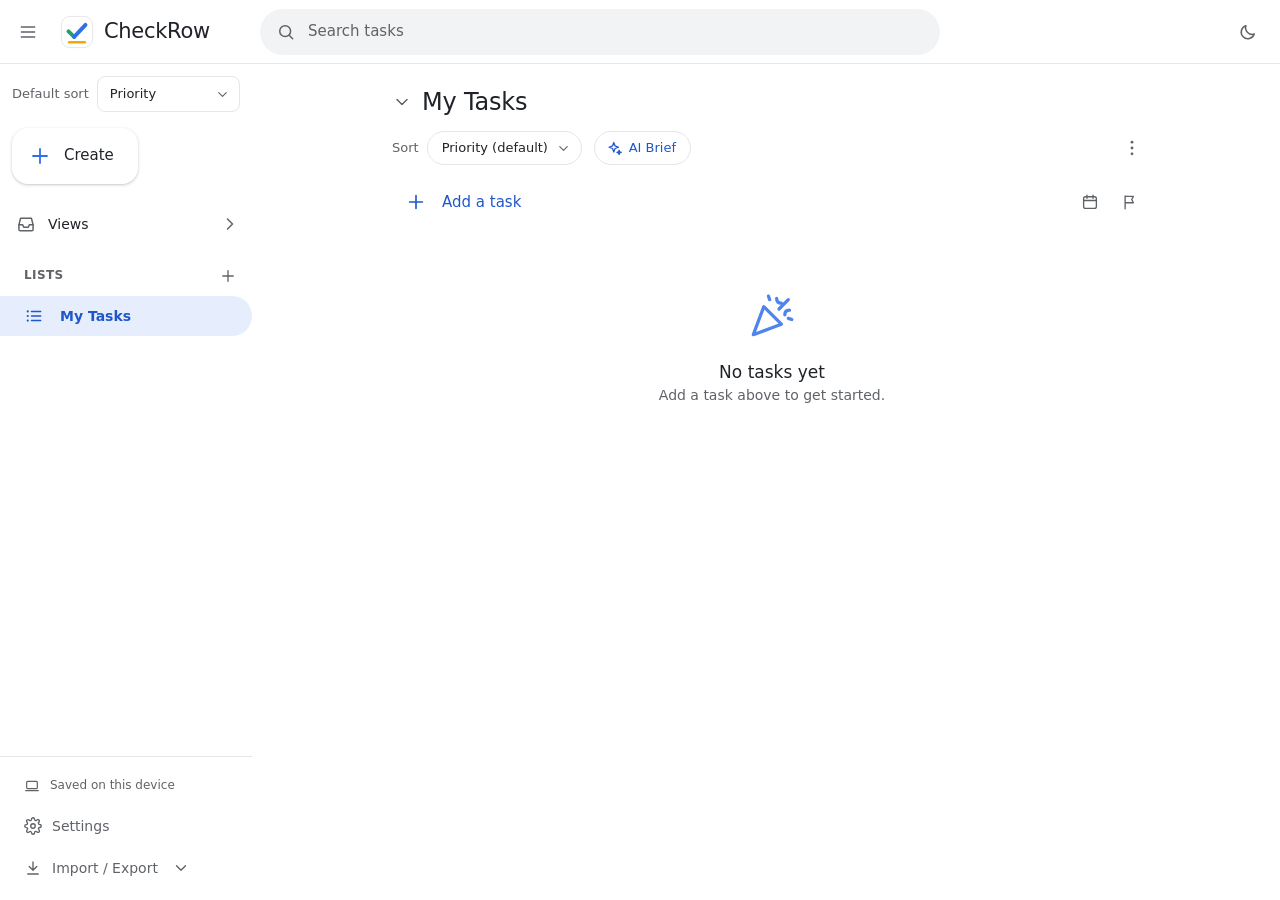
<file: app/index.html>
<!doctype html>
<html lang="en">
<head>
<meta charset="utf-8">
<meta name="viewport" content="width=device-width, initial-scale=1">
<meta name="color-scheme" content="light dark">
<title>CheckRow</title>
<link rel="icon" href="icons/checkrow-favicon.svg" type="image/svg+xml">
<link rel="stylesheet" href="styles.css">
</head>
<body>
<header class="topbar">
  <button class="icon-btn" id="menuBtn" type="button" aria-label="Toggle sidebar" aria-controls="sidebar"></button>
  <div class="brand">
    <img src="icons/checkrow-icon.svg" width="34" height="34" alt="">
    <span class="brand-name">CheckRow</span>
  </div>
  <div class="search" role="search">
    <span class="search-ico" id="searchIco"></span>
    <input id="search" type="search" placeholder="Search tasks" aria-label="Search tasks" autocomplete="off">
  </div>
  <button class="icon-btn" id="openTabBtn" type="button" aria-label="Open in a new tab" hidden></button>
  <button class="icon-btn" id="themeBtn" type="button" aria-label="Switch theme"></button>
</header>

<div class="layout">
  <nav class="sidebar" id="sidebar" aria-label="Views and lists"></nav>
  <main class="main" id="main"></main>
  <aside class="details" id="details" aria-label="Task details" hidden></aside>
</div>

<div class="scrim" id="scrim" hidden></div>
<div class="toast" id="toast" role="status" aria-live="polite" hidden></div>
<dialog class="modal" id="modal"></dialog>
<input type="file" id="importFile" accept="application/json,.json" hidden>

<script src="app.js"></script>
</body>
</html>
</file>
<file: app/styles.css>
/* ---------- Tokens ---------- */
:root {
  --bg: #FFFFFF;
  --surface: #FFFFFF;
  --surface-2: #F1F3F4;
  --hover: #F1F3F4;
  --border: #E3E6EA;
  --text: #1F2328;
  --text-2: #5F6368;
  --accent: #2F6FEB;
  --accent-weak: #E6EEFD;
  --accent-text: #1F57C9;
  --done: #2F6FEB;
  --progress: #1E8E3E;
  --progress-track: #E6F4EA;
  --danger: #C5221F;
  --danger-weak: #FCE8E6;
  --pri-1: #1F57C9;
  --pri-2: #8F5B00;
  --pri-3: #C5221F;
  --star: #B87600;
  --shadow-1: 0 1px 2px rgba(31, 35, 40, .14), 0 1px 3px 1px rgba(31, 35, 40, .08);
  --shadow-2: 0 2px 6px rgba(31, 35, 40, .16), 0 6px 18px rgba(31, 35, 40, .12);
  --toast-bg: #1F2328;
  --toast-text: #F1F3F4;
  --toast-action: #9DBBFF;
  --scrim: rgba(15, 17, 20, .45);
  --radius: 10px;
  color-scheme: light;
}

@media (prefers-color-scheme: dark) {
  :root:not([data-theme="light"]) {
    --bg: #17191C;
    --surface: #1F2328;
    --surface-2: #262A30;
    --hover: #262A30;
    --border: #30353B;
    --text: #E8EAED;
    --text-2: #A9AEB4;
    --accent: #6E9BFF;
    --accent-weak: #22324F;
    --accent-text: #A9C3FF;
    --done: #6E9BFF;
  --progress: #5BB974;
  --progress-track: #1E3A28;
    --progress: #5BB974;
    --progress-track: #1E3A28;
    --danger: #FF8A80;
    --danger-weak: #3A2422;
    --pri-1: #A9C3FF;
    --pri-2: #F2B829;
    --pri-3: #FF8A80;
    --star: #F2B829;
    --shadow-1: 0 1px 2px rgba(0, 0, 0, .5), 0 1px 3px 1px rgba(0, 0, 0, .3);
    --shadow-2: 0 2px 6px rgba(0, 0, 0, .5), 0 8px 24px rgba(0, 0, 0, .4);
    --toast-bg: #E8EAED;
    --toast-text: #1F2328;
    --toast-action: #1F57C9;
    --scrim: rgba(0, 0, 0, .6);
    color-scheme: dark;
  }
}

:root[data-theme="dark"] {
  --bg: #17191C;
  --surface: #1F2328;
  --surface-2: #262A30;
  --hover: #262A30;
  --border: #30353B;
  --text: #E8EAED;
  --text-2: #A9AEB4;
  --accent: #6E9BFF;
  --accent-weak: #22324F;
  --accent-text: #A9C3FF;
  --done: #6E9BFF;
  --danger: #FF8A80;
  --danger-weak: #3A2422;
  --pri-1: #A9C3FF;
  --pri-2: #F2B829;
  --pri-3: #FF8A80;
  --star: #F2B829;
  --shadow-1: 0 1px 2px rgba(0, 0, 0, .5), 0 1px 3px 1px rgba(0, 0, 0, .3);
  --shadow-2: 0 2px 6px rgba(0, 0, 0, .5), 0 8px 24px rgba(0, 0, 0, .4);
  --toast-bg: #E8EAED;
  --toast-text: #1F2328;
  --toast-action: #1F57C9;
  --scrim: rgba(0, 0, 0, .6);
  color-scheme: dark;
}

/* ---------- Base ---------- */
*, *::before, *::after { box-sizing: border-box; }
html, body { height: 100%; }
body {
  margin: 0;
  display: flex;
  flex-direction: column;
  background: var(--bg);
  color: var(--text);
  font: 14px/1.45 system-ui, -apple-system, "Segoe UI", Roboto, "Helvetica Neue", Arial, sans-serif;
  -webkit-font-smoothing: antialiased;
}
button, input, select, textarea { font: inherit; color: inherit; }
button { cursor: pointer; }
h1, h2 { margin: 0; font-weight: 500; }
[hidden] { display: none !important; }
.sr { position: absolute; width: 1px; height: 1px; overflow: hidden; clip: rect(0 0 0 0); white-space: nowrap; }
:focus-visible { outline: 2px solid var(--accent); outline-offset: 2px; }

.ico { width: 20px; height: 20px; flex: none; display: block; }
.ico.fill { fill: currentColor; stroke: none; }

.icon-btn {
  width: 40px; height: 40px; flex: none;
  display: inline-grid; place-items: center;
  border: 0; border-radius: 50%;
  background: transparent; color: var(--text-2);
}
.icon-btn:hover { background: var(--hover); color: var(--text); }
.icon-btn.sm { width: 32px; height: 32px; }
.icon-btn.sm .ico { width: 18px; height: 18px; }

.btn {
  display: inline-flex; align-items: center; gap: 8px;
  min-height: 40px; padding: 0 16px;
  border: 1px solid var(--border); border-radius: 999px;
  background: var(--surface); color: var(--text);
  font-weight: 500;
}
.btn:hover { background: var(--hover); }
.btn.primary { background: var(--accent); border-color: var(--accent); color: #FFFFFF; }
:root[data-theme="dark"] .btn.primary { color: #10213F; }
@media (prefers-color-scheme: dark) { :root:not([data-theme="light"]) .btn.primary { color: #10213F; } }
.btn.primary:hover { filter: brightness(1.06); }
.btn.danger { color: var(--danger); border-color: transparent; background: transparent; }
.btn.danger:hover { background: var(--danger-weak); }
.btn.danger.solid { background: var(--danger); color: #FFFFFF; border-color: var(--danger); }
.btn .ico { width: 18px; height: 18px; }

.text-btn {
  display: inline-flex; align-items: center; gap: 10px;
  min-height: 40px; padding: 0 12px;
  border: 0; border-radius: 8px; background: transparent;
  color: var(--accent-text); font-weight: 500;
}
.text-btn:hover { background: var(--hover); }
.text-btn .ico { width: 18px; height: 18px; }

/* ---------- Top bar ---------- */
.topbar {
  flex: none; height: 64px;
  display: flex; align-items: center; gap: 8px;
  padding: 0 12px 0 8px;
  border-bottom: 1px solid var(--border);
  background: var(--bg);
}
.brand { display: flex; align-items: center; gap: 10px; min-width: 196px; padding-left: 4px; }
.brand-name { font-size: 21px; font-weight: 500; letter-spacing: -.3px; }
.search {
  flex: 1; min-width: 0; max-width: 680px;
  display: flex; align-items: center; gap: 10px;
  height: 46px; padding: 0 16px;
  border-radius: 999px; background: var(--surface-2);
  color: var(--text-2);
}
.search:focus-within { background: var(--surface); box-shadow: var(--shadow-1); }
.search input { flex: 1; min-width: 0; border: 0; outline: 0; background: transparent; font-size: 15px; color: var(--text); }
.search input::placeholder { color: var(--text-2); }
.topbar #themeBtn { margin-left: auto; }

/* ---------- Layout ---------- */
.layout { flex: 1; display: flex; min-height: 0; position: relative; }
.sidebar {
  width: 264px; flex: none;
  display: flex; flex-direction: column;
  padding: 8px 12px 12px 0;
  overflow-y: auto;
  background: var(--bg);
}
body.sidebar-collapsed .sidebar { display: none; }
.main { flex: 1; min-width: 0; overflow-y: auto; padding: 20px 32px 96px; }
.wrap { max-width: 760px; margin: 0 auto; }

/* ---------- Sidebar ---------- */
.create-btn {
  display: inline-flex; align-items: center; gap: 12px;
  height: 56px; padding: 0 24px 0 16px; margin: 4px 0 16px 12px;
  border: 0; border-radius: 16px;
  background: var(--surface); color: var(--text);
  box-shadow: var(--shadow-1);
  font-size: 15px; font-weight: 500;
  align-self: flex-start;
}
.create-btn:hover { box-shadow: var(--shadow-2); }
.create-btn .ico { width: 24px; height: 24px; color: var(--accent); }

.nav { list-style: none; margin: 0 0 8px; padding: 0; }
.nav-item {
  width: 100%; height: 40px;
  display: flex; align-items: center; gap: 16px;
  padding: 0 16px 0 24px;
  border: 0; border-radius: 0 999px 999px 0;
  background: transparent; color: var(--text);
  text-align: left;
}
.nav-item:hover { background: var(--hover); }
.nav-item.active { background: var(--accent-weak); color: var(--accent-text); font-weight: 600; }
.nav-item .ico { color: var(--text-2); }
.nav-item.active .ico { color: var(--accent-text); }
.nav-label { flex: 1; min-width: 0; overflow: hidden; text-overflow: ellipsis; white-space: nowrap; }
.count { font-size: 12px; font-weight: 500; color: var(--text-2); }
.nav-item.active .count { color: var(--accent-text); }

.nav-heading {
  display: flex; align-items: center; justify-content: space-between;
  padding: 12px 8px 4px 24px;
  font-size: 12px; font-weight: 600; letter-spacing: .4px; text-transform: uppercase;
  color: var(--text-2);
}
.sidebar-foot { margin-top: auto; padding: 16px 0 0 12px; display: flex; flex-direction: column; align-items: flex-start; gap: 2px; border-top: 1px solid var(--border); }
.sync-status {
  display: flex; align-items: flex-start; gap: 10px;
  margin: 0 0 6px; padding: 4px 12px;
  font-size: 12px; line-height: 1.4; color: var(--text-2);
}
.sync-status .ico { width: 16px; height: 16px; margin-top: 1px; }
.sync-status.warn { color: var(--danger); }
.sidebar-foot .text-btn { color: var(--text-2); }
.sidebar-foot .text-btn:hover { color: var(--text); }

/* ---------- Main ---------- */
.main-head { display: flex; align-items: center; gap: 12px; min-height: 48px; margin-bottom: 8px; }
.main-head h1 { flex: 1; min-width: 0; font-size: 24px; letter-spacing: -.2px; overflow: hidden; text-overflow: ellipsis; white-space: nowrap; }
.head-actions { display: flex; align-items: center; gap: 4px; }
.sort { display: inline-flex; align-items: center; gap: 8px; color: var(--text-2); font-size: 13px; }

/* Custom-styled selects: native control for behavior, our own chevron and spacing. */
.select-wrap { position: relative; display: inline-flex; align-items: center; }
.select-wrap.block { display: flex; }
.select {
  -webkit-appearance: none; appearance: none;
  cursor: pointer;
}
.select.pill {
  height: 34px; padding: 0 32px 0 14px;
  border: 1px solid var(--border); border-radius: 999px;
  background: var(--surface); color: var(--text);
  font-size: 13px; font-weight: 500; line-height: 32px;
}
.select.pill:hover { background: var(--hover); }
.select.input { padding-right: 36px; font-size: 14px; }
.select-wrap.block .select { width: 100%; }
.select-chev {
  position: absolute; right: 11px;
  width: 15px; height: 15px;
  transform: rotate(90deg);
  color: var(--text-2);
  pointer-events: none;
}
.select-wrap.block .select-chev { right: 13px; }
.select option { background: var(--surface); color: var(--text); }

.add-row {
  display: flex; align-items: center; gap: 4px;
  min-height: 52px; margin: 0 0 4px; padding: 0 4px;
  border-radius: var(--radius);
  color: var(--accent-text);
}
.add-row:focus-within { background: var(--surface-2); }
.add-ico { width: 40px; height: 40px; display: grid; place-items: center; flex: none; }
.add-ico .ico { width: 22px; height: 22px; }
.add-row #addInput { flex: 1; min-width: 0; height: 44px; border: 0; outline: 0; background: transparent; font-size: 15px; color: var(--text); }
.add-row #addInput::placeholder { color: var(--accent-text); font-weight: 500; }

.hint { margin: 4px 8px 12px; color: var(--text-2); }

.tasks { list-style: none; margin: 0; padding: 0; }
.task {
  position: relative;
  display: flex; align-items: flex-start; gap: 2px;
  padding: 4px 4px;
  border-radius: var(--radius);
}
.task:hover { background: var(--hover); }
.task.is-open { background: var(--accent-weak); }
.task.dragging { opacity: .45; }
.task.drop-before::before, .task.drop-after::after {
  content: ""; position: absolute; left: 8px; right: 8px; height: 2px;
  background: var(--accent); border-radius: 2px;
}
.task.drop-before::before { top: -1px; }
.task.drop-after::after { bottom: -1px; }

.grip {
  width: 20px; height: 44px; flex: none; margin-left: -4px;
  display: grid; place-items: center;
  border: 0; background: transparent; color: var(--text-2);
  cursor: grab; opacity: 0;
}
.grip .ico { width: 16px; height: 16px; }
.task:hover .grip, .grip:focus-visible { opacity: 1; }

.check {
  width: 44px; height: 44px; flex: none;
  display: grid; place-items: center;
  border: 0; background: transparent; padding: 0;
}
.check-circle {
  width: 22px; height: 22px;
  display: grid; place-items: center;
  border: 2px solid var(--text-2); border-radius: 50%;
  color: transparent; transition: background .12s, border-color .12s, color .12s;
}
.check-circle .ico { width: 14px; height: 14px; stroke-width: 3; }
.check:hover .check-circle { border-color: var(--accent); color: var(--accent); background: var(--accent-weak); }
.check:focus-visible { outline: none; }
.check:focus-visible .check-circle { outline: 2px solid var(--accent); outline-offset: 3px; }

/* Completing: the circle fills with a little pop, then the row slides away into Completed. */
.task.completing .check-circle { animation: check-pop .25s ease-out; }
.task.completing { animation: row-complete .45s ease-in forwards; pointer-events: none; }
@keyframes check-pop { 0% { transform: scale(.8); } 60% { transform: scale(1.15); } 100% { transform: scale(1); } }
@keyframes row-complete { 0%, 55% { opacity: 1; transform: none; } 100% { opacity: 0; transform: translateX(8px); } }
.task.is-done .check-circle { background: var(--done); border-color: var(--done); color: var(--bg); }

.task-body { flex: 1; min-width: 0; padding: 9px 0 8px; }
.task-title {
  display: block; width: 100%; padding: 2px 0; margin: 0;
  border: 0; outline: 0; background: transparent;
  font: inherit; font-size: 15px; line-height: 20px; color: var(--text);
  resize: none; overflow: hidden; overflow-wrap: anywhere; white-space: pre-wrap;
  transition: height .15s ease-out;
}
@media (prefers-reduced-motion: reduce) { .task-title { transition: none; } }
/* Long names: show two lines, fading out the end of the second, until you click in. */
.task-title.clamped {
  -webkit-mask-image: linear-gradient(to bottom, #000 50%, transparent 50%), linear-gradient(to right, #000 calc(100% - 64px), transparent);
  mask-image: linear-gradient(to bottom, #000 50%, transparent 50%), linear-gradient(to right, #000 calc(100% - 64px), transparent);
  cursor: text;
}
.task-title:focus { border-radius: 4px; box-shadow: 0 0 0 2px var(--accent-weak); }
.task-title::placeholder { color: var(--text-2); }
.task.is-done .task-title { text-decoration: line-through; color: var(--text-2); }
.meta { display: flex; flex-wrap: wrap; align-items: center; gap: 6px; margin-top: 4px; cursor: pointer; }
.chip {
  display: inline-flex; align-items: center; gap: 4px;
  height: 24px; padding: 0 9px;
  border: 1px solid var(--border); border-radius: 999px;
  font-size: 12px; color: var(--text-2); white-space: nowrap;
}
.chip .ico { width: 14px; height: 14px; }
.chip.overdue { color: var(--danger); border-color: currentColor; }
.chip.due-today { color: var(--accent-text); border-color: currentColor; }
.chip.pri-1 { color: var(--pri-1); }
.chip.pri-2 { color: var(--pri-2); }
.chip.pri-3 { color: var(--pri-3); }
.notes-preview { color: var(--text-2); font-size: 13px; overflow: hidden; text-overflow: ellipsis; white-space: nowrap; max-width: 100%; }

/* Row actions float over the end of the row on hover/focus so titles keep their full width. */
.task { --row-bg: var(--bg); }
.task:hover { --row-bg: var(--hover); }
.task.is-open { --row-bg: var(--accent-weak); }
.row-actions {
  position: absolute; top: 6px; right: 4px;
  display: flex; align-items: center;
  padding-left: 28px;
  background: linear-gradient(to right, transparent, var(--row-bg) 28px);
  opacity: 0; pointer-events: none;
}
.task:hover .row-actions,
.task.is-open .row-actions,
.row-actions:focus-within { opacity: 1; pointer-events: auto; }
.row-actions .icon-btn.set { color: var(--accent-text); }
.row-actions .icon-btn.pri-1 { color: var(--pri-1); }
.row-actions .icon-btn.pri-2 { color: var(--pri-2); }
.row-actions .icon-btn.pri-3 { color: var(--pri-3); }
.row-actions .icon-btn.del:hover { color: var(--danger); background: var(--danger-weak); }
@media (max-width: 560px) {
  .row-actions { top: 8px; padding-left: 22px; background: linear-gradient(to right, transparent, var(--row-bg) 22px); }
  .row-actions .icon-btn { width: 34px; height: 34px; }
  .row-actions .icon-btn .ico { width: 18px; height: 18px; }
}
.star-badge { width: 40px; height: 44px; flex: none; display: grid; place-items: center; color: var(--star); }
.star-badge .ico { width: 18px; height: 18px; fill: currentColor; }
.star.on { color: var(--star); }
.star.on .ico { fill: currentColor; }
@media (hover: none) {
  .row-actions { position: static; opacity: 1; pointer-events: auto; background: none; padding: 2px 0 0; }
  .star-badge { display: none; }
}

button.chip { font: inherit; font-size: 12px; background: transparent; cursor: pointer; }
.chip-btn:hover { background: var(--surface); border-color: currentColor; }
.chip-btn:not(.overdue):not(.due-today):not([class*="pri-"]):hover { color: var(--text); }

.add-opts { display: flex; align-items: center; gap: 4px; flex: none; }
.opt-btn {
  display: inline-flex; align-items: center; gap: 4px;
  height: 32px; padding: 0 8px;
  border: 1px solid transparent; border-radius: 999px;
  background: transparent; color: var(--text-2);
  font-size: 13px; font-weight: 500;
}
.opt-btn .ico { width: 18px; height: 18px; }
.opt-btn:hover { background: var(--surface); border-color: var(--border); color: var(--text); }
.opt-btn.set { border-color: var(--border); color: var(--accent-text); }
.opt-btn.set.overdue { color: var(--danger); }
.opt-btn.pri-1.set { color: var(--pri-1); }
.opt-btn.pri-2.set { color: var(--pri-2); }
.opt-btn.pri-3.set { color: var(--pri-3); }

.done { margin-top: 12px; border-top: 1px solid var(--border); padding-top: 8px; }
.done-toggle {
  display: inline-flex; align-items: center; gap: 8px;
  min-height: 44px; padding: 0 12px 0 10px;
  border: 0; border-radius: 8px; background: transparent;
  color: var(--text); font-weight: 500;
}
.done-toggle:hover { background: var(--hover); }
.done-toggle .ico { transition: transform .15s; }
.done-toggle .ico.rot { transform: rotate(90deg); }

.empty { text-align: center; padding: 56px 16px; color: var(--text-2); }
.empty .ico { width: 56px; height: 56px; margin: 0 auto 16px; color: var(--accent); opacity: .85; stroke-width: 1.4; }
.empty-title { margin: 0 0 4px; font-size: 17px; font-weight: 500; color: var(--text); }
.empty p { margin: 0; }

/* ---------- Details panel ---------- */
.details {
  width: 380px; flex: none;
  display: flex; flex-direction: column; gap: 18px;
  padding: 16px 20px 24px;
  border-left: 1px solid var(--border);
  background: var(--surface);
  overflow-y: auto;
}
.details[hidden] { display: none; }
.details-head { display: flex; align-items: center; justify-content: space-between; margin-right: -8px; }
.details-head h2 { font-size: 16px; color: var(--text-2); }
.field { display: flex; flex-direction: column; gap: 6px; margin: 0; padding: 0; border: 0; min-width: 0; }
.field > span, .field > legend, .field > label { font-size: 12px; font-weight: 600; letter-spacing: .3px; color: var(--text-2); padding: 0; }
.input {
  width: 100%;
  padding: 10px 12px;
  border: 1px solid var(--border); border-radius: 8px;
  background: var(--bg); color: var(--text);
}
.input:focus { outline: 2px solid var(--accent); outline-offset: -1px; border-color: transparent; }
textarea.input { resize: vertical; min-height: 110px; line-height: 1.5; }
.title-input { font-size: 18px; font-weight: 500; }
.row { display: flex; align-items: center; gap: 8px; }
.row .input { flex: 1; min-width: 0; }

.seg { display: grid; grid-template-columns: repeat(4, minmax(0, 1fr)); gap: 6px; }
.seg-opt { position: relative; }
.seg-opt input { position: absolute; opacity: 0; inset: 0; margin: 0; cursor: pointer; }
.seg-opt span {
  display: flex; align-items: center; justify-content: center; gap: 4px;
  height: 40px; padding: 0 4px;
  border: 1px solid var(--border); border-radius: 8px;
  font-size: 13px; font-weight: 500; color: var(--text-2);
}
.seg-opt span .ico { width: 14px; height: 14px; }
.seg-opt input:checked + span { background: var(--accent-weak); border-color: var(--accent); color: var(--accent-text); }
.seg-opt.pri-1 input:checked + span { color: var(--pri-1); }
.seg-opt.pri-2 input:checked + span { color: var(--pri-2); border-color: var(--pri-2); background: transparent; }
.seg-opt.pri-3 input:checked + span { color: var(--pri-3); border-color: var(--pri-3); background: var(--danger-weak); }
.seg-opt input:focus-visible + span { outline: 2px solid var(--accent); outline-offset: 2px; }

.details-foot { position: sticky; bottom: -24px; margin: auto -20px -24px; padding: 12px 20px 16px; background: var(--surface); z-index: 1; display: flex; flex-wrap: wrap; gap: 8px; justify-content: space-between; border-top: 1px solid var(--border); }
.created { font-size: 12px; color: var(--text-2); margin: -6px 0 0; }

/* ---------- Menu, modal, toast, scrim ---------- */
.menu {
  position: fixed; z-index: 60;
  min-width: 220px; padding: 6px 0;
  border-radius: 8px; background: var(--surface);
  box-shadow: var(--shadow-2);
}
.menu-item {
  display: block; width: 100%; min-height: 40px; padding: 0 16px;
  border: 0; background: transparent; text-align: left; color: var(--text);
}
.menu-item:hover, .menu-item:focus-visible { background: var(--hover); outline: 0; }
.menu-item.danger { color: var(--danger); }
.menu-item:disabled { color: var(--text-2); opacity: .55; cursor: default; background: transparent; }
.menu-item { display: flex; align-items: center; gap: 12px; }
.mi-label { flex: 1; }
.mi-hint { font-size: 12px; color: var(--text-2); }
.mi-check { width: 18px; display: grid; place-items: center; color: var(--accent-text); }
.mi-check .ico { width: 18px; height: 18px; }
.mi-ico { display: grid; place-items: center; color: var(--text-2); }
.mi-ico .ico { width: 18px; height: 18px; }
.mi-ico.pri-1 { color: var(--pri-1); }
.mi-ico.pri-2 { color: var(--pri-2); }
.mi-ico.pri-3 { color: var(--pri-3); }
.menu-sep { height: 1px; margin: 6px 0; background: var(--border); }
.menu-date { display: flex; flex-direction: column; gap: 6px; padding: 8px 16px 6px; font-size: 12px; font-weight: 600; color: var(--text-2); }
.menu-date .input { padding: 8px 10px; font-weight: 400; font-size: 14px; }

.modal {
  width: min(420px, calc(100vw - 32px));
  padding: 24px; border: 0; border-radius: 16px;
  background: var(--surface); color: var(--text);
  box-shadow: var(--shadow-2);
}
.modal::backdrop { background: var(--scrim); }
.modal-form { display: flex; flex-direction: column; gap: 16px; margin: 0; }
.modal-form h2 { font-size: 20px; }
.modal-form p { margin: 0; color: var(--text-2); }
.modal-actions { display: flex; flex-direction: row-reverse; gap: 8px; }

/* AI Brief */
.brief-btn { margin-left: 4px; min-height: 34px; height: 34px; padding: 0 14px 0 11px; gap: 6px; font-size: 13px; color: var(--accent-text); border-color: var(--border); }
.brief-btn .ico { width: 17px; height: 17px; }
.modal.wide { width: min(580px, calc(100vw - 32px)); }
.brief-form { gap: 14px; }
.brief-head { display: flex; align-items: center; gap: 10px; color: var(--accent-text); }
.brief-head .ico { width: 22px; height: 22px; }
.brief-head h2 { color: var(--text); }
.brief-text {
  min-height: 210px; max-height: 42vh;
  font: 12.5px/1.55 ui-monospace, SFMono-Regular, Menlo, Consolas, monospace;
  white-space: pre-wrap;
}
.field-label { font-size: 12px; font-weight: 600; letter-spacing: .3px; color: var(--text-2); }
.ai-grid { display: grid; grid-template-columns: repeat(4, minmax(0, 1fr)); gap: 8px; }
.ai-btn { justify-content: center; padding: 0 6px; white-space: nowrap; }
.ai-btn:hover { border-color: var(--accent); color: var(--accent-text); background: var(--accent-weak); }
@media (max-width: 560px) {
  .brief-btn { width: 36px; padding: 0; justify-content: center; }
  .brief-label { display: none; }
  .ai-grid { grid-template-columns: repeat(2, minmax(0, 1fr)); }
  .brief-text { min-height: 160px; }
}

/* Settings */
.settings-form { gap: 20px; }
.choices { margin: 0; padding: 0; border: 0; min-width: 0; display: flex; flex-direction: column; gap: 6px; }
.choices legend { padding: 0 0 8px; font-size: 12px; font-weight: 600; letter-spacing: .3px; color: var(--text-2); }
.choice {
  display: flex; align-items: flex-start; gap: 12px;
  padding: 10px 12px;
  border: 1px solid var(--border); border-radius: 10px;
  cursor: pointer;
}
.choice:hover { background: var(--hover); }
.choice:has(input:checked) { border-color: var(--accent); background: var(--accent-weak); }
.choice input { margin: 3px 0 0; accent-color: var(--accent); width: 16px; height: 16px; flex: none; }
.choice-text { display: flex; flex-direction: column; gap: 2px; min-width: 0; }
.choice-label { font-weight: 500; }
.choice-help { font-size: 12px; color: var(--text-2); }
.choice:has(input:checked) .choice-label { color: var(--accent-text); }
.choice-row { display: grid; grid-template-columns: repeat(3, minmax(0, 1fr)); gap: 6px; }
/* Theme chips: content centered and kept on one line so all three match. */
.choice-row .choice { align-items: center; justify-content: center; gap: 8px; padding: 10px 8px; min-width: 0; }
.choice-row .choice input { margin: 0; }
.choice-row .choice-text { min-width: 0; }
.choice-row .choice-label { white-space: nowrap; font-size: 14px; }
@media (max-width: 400px) {
  .choice-row .choice { gap: 6px; padding: 10px 6px; }
  .choice-row .choice input { width: 14px; height: 14px; }
  .choice-row .choice-label { font-size: 13px; }
}
.choices-note { margin: 4px 0 0; font-size: 12px; color: var(--text-2); }
.chat-grid { grid-template-columns: repeat(3, minmax(0, 1fr)); }
.optional { font-weight: 400; color: var(--text-2); }

/* Daily reminder */
.switch-row { display: flex; align-items: flex-start; gap: 12px; cursor: pointer; padding: 2px 0 6px; }
.switch-row input {
  -webkit-appearance: none; appearance: none;
  flex: none; width: 36px; height: 20px; margin: 1px 0 0;
  border-radius: 999px; background: var(--border); position: relative; cursor: pointer;
  transition: background .15s;
}
.switch-row input::after {
  content: ""; position: absolute; top: 2px; left: 2px;
  width: 16px; height: 16px; border-radius: 50%; background: #FFFFFF;
  box-shadow: 0 1px 2px rgba(0, 0, 0, .3); transition: transform .15s;
}
.switch-row input:checked { background: var(--accent); }
.switch-row input:checked::after { transform: translateX(16px); }
.switch-row input:focus-visible { outline: 2px solid var(--accent); outline-offset: 2px; }
.rem-detail { display: flex; flex-direction: column; gap: 10px; padding-left: 48px; }
.day-row { display: grid; grid-template-columns: repeat(7, minmax(0, 1fr)); gap: 4px; }
.day { position: relative; }
.day input { position: absolute; inset: 0; opacity: 0; margin: 0; cursor: pointer; }
.day span {
  display: grid; place-items: center; height: 34px;
  border: 1px solid var(--border); border-radius: 8px;
  font-size: 12px; font-weight: 500; color: var(--text-2);
}
.day input:checked + span { background: var(--accent-weak); border-color: var(--accent); color: var(--accent-text); }
.day input:focus-visible + span { outline: 2px solid var(--accent); outline-offset: 2px; }
.rem-time-row { gap: 10px; }
.rem-time { flex: 0 0 auto !important; width: 140px; padding: 8px 10px; }
.test-result {
  padding: 10px 12px; border-radius: 8px;
  background: var(--accent-weak); color: var(--text);
  font-size: 12.5px; line-height: 1.5;
}
.test-result strong { font-weight: 600; }
.test-result.warn { background: var(--danger-weak); }
.test-result code { font-size: 12px; padding: 1px 4px; border-radius: 4px; background: var(--surface); }
.text-btn:disabled { opacity: .5; cursor: default; }
@media (max-width: 560px) {
  .rem-detail { padding-left: 0; }
  .chat-grid { grid-template-columns: repeat(3, minmax(0, 1fr)); gap: 6px; }
  .chat-grid .ai-btn { font-size: 13px; padding: 0 4px; }
}

.toast {
  position: fixed; z-index: 70; left: 24px; bottom: 24px;
  max-width: calc(100vw - 48px);
  display: flex; align-items: center; gap: 16px;
  min-height: 48px; padding: 6px 8px 6px 16px;
  border-radius: 8px; background: var(--toast-bg); color: var(--toast-text);
  box-shadow: var(--shadow-2);
}
.toast[hidden] { display: none; }
.toast-btn { min-height: 36px; padding: 0 10px; border: 0; border-radius: 6px; background: transparent; color: var(--toast-action); font-weight: 600; }
.toast-btn:hover { background: rgba(127, 127, 127, .18); }

.scrim { position: fixed; inset: 64px 0 0 0; z-index: 25; background: var(--scrim); }
.scrim[hidden] { display: none; }

/* ---------- Responsive ---------- */
@media (max-width: 1180px) {
  .details {
    position: fixed; z-index: 40; top: 64px; right: 0; bottom: 0;
    width: min(400px, 100vw);
    box-shadow: var(--shadow-2);
  }
}

@media (max-width: 860px) {
  .sidebar {
    position: fixed; z-index: 30; top: 64px; left: 0; bottom: 0;
    width: min(300px, 86vw);
    box-shadow: var(--shadow-2);
    transform: translateX(-105%);
    transition: transform .18s ease;
  }
  body.sidebar-open .sidebar { transform: none; }
  body.sidebar-collapsed .sidebar { display: flex; }
  .brand { min-width: 0; }
  .main { padding: 12px 12px 96px; }
  .toast { left: 12px; bottom: 12px; max-width: calc(100vw - 24px); }
}

@media (max-width: 560px) {
  .brand-name { display: none; }
  .topbar { gap: 4px; padding: 0 8px 0 4px; }
  .brand { padding-left: 0; }
  .brand img { width: 30px; height: 30px; }
  .search { height: 38px; padding: 0 12px 0 10px; gap: 6px; }
  .search .ico { width: 18px; height: 18px; }
  .search input { font-size: 14px; }
  .main-head h1 { font-size: 20px; }
  .sort-label { display: none; }
}

@media (prefers-reduced-motion: reduce) {
  * { transition: none !important; }
}

/* ---- Task options drawer: the dots button slides the row's buttons out from the right ---- */
.task { position: relative; }
.more-btn { flex: none; color: var(--text-2); opacity: .55; margin-right: 2px; transition: opacity .15s, background .15s; z-index: 2; }
.task:hover .more-btn, .more-btn:focus-visible, .task.drawer-open .more-btn { opacity: 1; }
.more-btn .i-close { display: none; }
.task.drawer-open .more-btn .i-more { display: none; }
.task.drawer-open .more-btn .i-close { display: block; }
.task .row-actions, .task:hover .row-actions, .task.is-open .row-actions, .row-actions:focus-within {
  position: absolute; top: 4px; right: 46px; padding: 2px 4px; opacity: 1;
  background: var(--bg); border: 1px solid var(--border); border-radius: 22px;
  box-shadow: -6px 0 16px rgba(0,0,0,.10);
  transform: translateX(28px); clip-path: inset(-20px -20px -20px 100% round 22px);
  pointer-events: none; visibility: hidden;
  transition: transform .26s cubic-bezier(.2,.8,.2,1), clip-path .26s cubic-bezier(.2,.8,.2,1), visibility 0s linear .26s;
}
.task.drawer-open .row-actions {
  transform: none; clip-path: inset(-20px -20px -20px -20px round 22px);
  pointer-events: auto; visibility: visible; transition-delay: 0s;
}
@media (max-width: 560px) { .task .row-actions { top: 4px; padding: 2px 4px; } }
@media (hover: none) { .task .row-actions { position: absolute; } .more-btn { opacity: 1; } }
@media (prefers-reduced-motion: reduce) { .task .row-actions { transition: none; } }

/* Wrapped names: keep the circle, star and dots lined up with the first line. */
.task { align-items: flex-start; }
.task .more-btn { margin-top: 2px; }
.star-badge { height: 44px; }

/* Repeating tasks: a small repeat mark after the date */
.chip .chip-repeat { width: 13px; height: 13px; margin-left: 3px; }

/* Backups & archive (Settings) */
.choices-note.flush { margin: 0 0 6px; }
.empty-note { margin: 4px 0 8px; font-size: 13px; color: var(--text-2); }
.backup-list, .archive-list { list-style: none; margin: 0 0 8px; padding: 0; }
.backup-list li, .archive-row {
  display: flex; align-items: center; gap: 8px; min-height: 36px; font-size: 13px; color: var(--text);
}
.backup-list li span, .archive-row span { flex: 1; min-width: 0; }
.backup-list .ico, .archive-row .ico { width: 18px; height: 18px; color: var(--text-2); flex: none; }
.backup-list li + li { border-top: 1px solid var(--border); }
.archive-row { margin-top: 4px; flex-wrap: wrap; }
.archive-view { max-height: min(80vh, 640px); display: flex; flex-direction: column; }
.archive-list { overflow-y: auto; border-top: 1px solid var(--border); border-bottom: 1px solid var(--border); }
.archive-list li { display: flex; align-items: center; gap: 4px; padding: 6px 0; }
.archive-list li + li { border-top: 1px solid var(--border); }
.archive-text { flex: 1; min-width: 0; display: flex; flex-direction: column; }
.archive-title { font-size: 14px; color: var(--text); overflow-wrap: anywhere; }
.archive-meta { font-size: 12px; color: var(--text-2); }
.archive-list .icon-btn.del:hover { color: var(--danger); background: var(--danger-weak); }
.archive-row span { white-space: nowrap; flex: 1 0 auto; }
.archive-row .text-btn { padding-left: 6px; padding-right: 6px; }
.archive-view .modal-actions .btn { white-space: nowrap; }

/* Chips: reminder and checklist progress */
.chip.chip-muted { color: var(--text-2); }
.chip.chip-done { color: var(--done); }

/* Checklist steps (details panel) */
.field-label .steps-count { font-weight: 400; color: var(--text-2); margin-left: 4px; }
.steps { list-style: none; margin: 4px 0 0; padding: 0; }
.step { display: flex; align-items: center; gap: 4px; min-height: 36px; border-radius: 8px; }
.step:hover { background: var(--hover); }
.step-check {
  flex: none; width: 32px; height: 32px; display: grid; place-items: center;
  border: 0; background: transparent; padding: 0; color: transparent;
}
.step-check::before {
  content: ''; position: absolute; width: 16px; height: 16px; border: 2px solid var(--text-2); border-radius: 4px;
}
.step-check { position: relative; }
.step-check .ico { width: 12px; height: 12px; stroke-width: 3; position: relative; }
.step-check:hover::before { border-color: var(--accent); }
.step.is-done .step-check::before { background: var(--done); border-color: var(--done); }
.step.is-done .step-check { color: var(--bg); }
.step-text {
  flex: 1; min-width: 0; border: 0; outline: 0; background: transparent; font: inherit; font-size: 14px;
  color: var(--text); padding: 6px 2px; border-radius: 4px;
}
.step-text:focus { box-shadow: 0 0 0 2px var(--accent-weak); }
.step.is-done .step-text { text-decoration: line-through; color: var(--text-2); }
.step-del { width: 30px; height: 30px; opacity: 0; }
.step:hover .step-del, .step-del:focus-visible { opacity: 1; }
.step-del .ico { width: 16px; height: 16px; }
@media (hover: none) { .step-del { opacity: 1; } }
.step-add-row { display: flex; align-items: center; gap: 4px; min-height: 36px; color: var(--accent); }
.step-add-row .ico { width: 18px; height: 18px; margin: 0 7px; flex: none; }
.step-add {
  flex: 1; min-width: 0; border: 0; outline: 0; background: transparent; font: inherit; font-size: 14px;
  color: var(--text); padding: 6px 2px; border-radius: 4px;
}
.step-add::placeholder { color: var(--accent); }
.step-add:focus { box-shadow: 0 0 0 2px var(--accent-weak); }
.step-add:focus::placeholder { color: var(--text-2); }
.field-help { margin: 4px 0 0; font-size: 12px; color: var(--text-2); }

/* Settings: shortcuts */
.shortcut-row { display: flex; align-items: center; gap: 10px; min-height: 36px; font-size: 13px; color: var(--text); }
.shortcut-row > span:first-child { flex: 1; }
.shortcut-row kbd {
  font: 600 12px/1 ui-monospace, SFMono-Regular, Menlo, monospace; padding: 5px 8px; border-radius: 6px;
  border: 1px solid var(--border); background: var(--hover); color: var(--text);
}

/* Reminder schedule + Add to calendar (details panel) */
.sr-only { position: absolute; width: 1px; height: 1px; padding: 0; margin: -1px; overflow: hidden; clip: rect(0 0 0 0); white-space: nowrap; border: 0; }
.field.sched .day-row { margin-bottom: 8px; }
.field.sched .row .input { max-width: 160px; }
.cal-btn { display: inline-flex; align-items: center; gap: 8px; }
.cal-btn .ico { width: 18px; height: 18px; }
.cal-btn:disabled { opacity: .5; cursor: default; }

/* Reminder: Off / Once / Repeating */
.field.remind .remind-row { margin-top: 10px; }
.field.remind .day-row + .row { margin-top: 8px; }
.field.remind .row .input { max-width: 240px; }
.field.remind .seg-opt .ico { width: 15px; height: 15px; }

/* Review prompt (once, gently) */
.review-ask {
  position: relative; margin: 16px 12px 24px; padding: 14px 40px 14px 14px; border-radius: 12px;
  background: var(--accent-weak); color: var(--text); display: grid; grid-template-columns: auto 1fr; gap: 6px 10px; align-items: start;
}
.review-ask > .ico { width: 20px; height: 20px; color: var(--accent); margin-top: 1px; }
.review-ask p { margin: 0; font-size: 14px; line-height: 1.4; }
.review-actions { grid-column: 2; display: flex; gap: 8px; align-items: center; flex-wrap: wrap; margin-top: 4px; }
.review-close { position: absolute; top: 6px; right: 6px; width: 32px; height: 32px; }
.review-close .ico { width: 16px; height: 16px; }
/* Settings: rate / share */
.share-row { display: flex; gap: 8px; flex-wrap: wrap; }
.share-row .btn { display: inline-flex; align-items: center; gap: 6px; }
.share-row .btn .ico { width: 16px; height: 16px; }

/* Import: Add or Replace */
.import-choices { border: 0; margin: 4px 0 12px; padding: 0; display: grid; gap: 8px; }
.import-opt { display: flex; gap: 10px; align-items: flex-start; padding: 10px 12px; border: 1px solid var(--border); border-radius: 10px; cursor: pointer; }
.import-opt:has(input:checked) { border-color: var(--accent); background: var(--accent-weak); }
.import-opt input { margin-top: 3px; accent-color: var(--accent); }
.import-opt > span { display: flex; flex-direction: column; gap: 2px; font-size: 14px; }
.import-form .check-row { display: flex; gap: 8px; align-items: center; font-size: 13px; color: var(--text); margin: 0 0 8px; }
.import-form .check-row input { accent-color: var(--accent); }

/* ---------- 0.9.4 layout ---------- */
/* List header: the name gets its own row; sort, AI Brief and ⋮ sit on the row below. */
.main-head { flex-direction: column; align-items: stretch; gap: 8px; }
.main-head .head-actions { display: flex; align-items: center; gap: 8px; flex-wrap: wrap; }
.main-head .head-actions .icon-btn[data-action="list-menu"] { margin-left: auto; }
.main-head h1.list-title { margin: 0; white-space: nowrap; overflow: hidden; text-overflow: ellipsis; line-height: 1.25; }
.list-title.size-l { font-size: 24px; }
.list-title.size-m { font-size: 21px; }
.list-title.size-s { font-size: 18px; }
@media (max-width: 560px) {
  .list-title.size-l { font-size: 22px; }
  .list-title.size-m { font-size: 19px; }
  .list-title.size-s { font-size: 17px; }
}
.title-btn {
  font: inherit; color: inherit; letter-spacing: inherit; background: transparent; border: 0; padding: 2px 6px; margin-left: -6px;
  border-radius: 8px; cursor: text; display: inline-flex; align-items: center; gap: 8px; max-width: 100%;
}
.title-btn:hover { background: var(--hover); }
.title-edit-ico { width: 16px; height: 16px; color: var(--text-2); opacity: 0; flex: none; }
.title-btn:hover .title-edit-ico, .title-btn:focus-visible .title-edit-ico { opacity: 1; }
.title-edit { display: flex; gap: 8px; align-items: center; }
.title-edit .input { flex: 1; min-width: 0; font-size: 18px; font-weight: 600; }

/* Main menu: default sort on top, Views fold-out */
.side-sort { display: flex; align-items: center; gap: 8px; margin: 4px 12px 12px; font-size: 13px; color: var(--text-2); }
.side-sort-label { white-space: nowrap; }
.side-sort .select-wrap { flex: 1; }
.side-sort .select { width: 100%; height: 36px; padding: 0 32px 0 12px; font-size: 13px; }
.side-sort .select-chev { right: 10px; }
.nav-group { margin: 4px 0; }
.nav-group > summary {
  list-style: none; display: flex; align-items: center; gap: 12px; padding: 0 12px 0 16px; min-height: 40px;
  border-radius: 0 20px 20px 0; cursor: pointer; color: var(--text); font-size: 14px; user-select: none;
}
.nav-group > summary::-webkit-details-marker { display: none; }
.nav-group > summary:hover { background: var(--hover); }
.nav-group > summary .ico { width: 20px; height: 20px; color: var(--text-2); }
.nav-group > summary span:first-of-type { flex: 1; }
.nav-sub { font-size: 12px; color: var(--text-2); }
.fold-chev { width: 16px; height: 16px; margin-left: auto; transition: transform .15s; color: var(--text-2); }
.nav-group[open] > summary .fold-chev, .fold[open] > summary .fold-chev { transform: rotate(90deg); }
.nav-group .nav { margin: 0; }
.nav-group .nav .nav-item { padding-left: 28px; }
.sidebar-foot .text-btn[data-action="backup-file"] .fold-chev { margin-left: 4px; transform: rotate(90deg); }

/* Settings: Backups & archive fold-out */
details.fold { border: 1px solid var(--border); border-radius: 12px; padding: 0 14px; }
details.fold[open] { padding-bottom: 12px; }
details.fold > summary {
  list-style: none; display: flex; align-items: center; gap: 10px; min-height: 48px; cursor: pointer;
}
details.fold > summary::-webkit-details-marker { display: none; }
.fold-title { font-weight: 600; font-size: 14px; color: var(--text); }
.fold-sub { font-size: 12px; color: var(--text-2); }
.backup-pick { display: flex; gap: 8px; align-items: center; margin: 6px 0 10px; }
.backup-pick .select-wrap { flex: 1; min-width: 0; }
.backup-pick .btn { display: inline-flex; align-items: center; gap: 6px; white-space: nowrap; }
.backup-pick .btn .ico { width: 16px; height: 16px; }
/* List switcher (▾ left of the name) */
.title-row { display: flex; align-items: center; gap: 2px; min-width: 0; }
.title-row h1.list-title { flex: 1; min-width: 0; }
.list-switch { flex: none; width: 36px; height: 36px; margin-left: -8px; }
.switch-chev { width: 20px; height: 20px; transform: rotate(90deg); }
.list-switch[aria-expanded="true"] .switch-chev { transform: rotate(-90deg); }
.title-btn:focus-visible { outline: 2px solid var(--accent); outline-offset: -2px; }
/* List name: full width; text shrinks to fit, "…" only as a last resort */
.title-btn { overflow: hidden; }
.title-text { display: block; min-width: 0; overflow: hidden; text-overflow: ellipsis; white-space: nowrap; }
h1.list-title > .title-text { display: block; }
.list-title.size-xs { font-size: 16px; }
@media (max-width: 560px) { .list-title.size-xs { font-size: 15px; } }
/* The pencil only shows on hover, so on long names it doesn't hold space: it overlays the
   end of the name (.tight is set by fitTitle when the name needs the whole row). */
.title-btn { position: relative; }
.title-btn.tight { padding-right: 2px; }
.title-btn.tight .title-edit-ico {
  position: absolute; right: 2px; top: 50%; transform: translateY(-50%);
  box-sizing: content-box; padding: 3px 4px 3px 10px; background: linear-gradient(to right, transparent, var(--hover) 8px);
}

/* Steps: one line, shrinking 14 → 13 → 12px, then wrapping (sizeStep) */
.step { align-items: flex-start; }
.step-check, .step-del { margin-top: 2px; }
textarea.step-text {
  display: block; resize: none; overflow: hidden; line-height: 20px; padding: 6px 2px;
  white-space: pre; overflow-wrap: normal;
}
textarea.step-text.wraps { white-space: pre-wrap; overflow-wrap: anywhere; line-height: 18px; }

/* Sub-task progress under a task */
.progress {
  display: flex; align-items: center; gap: 10px; width: 100%; max-width: 360px;
  margin: 6px 0 2px; padding: 2px 0; border: 0; background: transparent; cursor: pointer; text-align: left; font: inherit;
}
.progress-track { flex: 1; min-width: 60px; height: 6px; border-radius: 999px; background: var(--progress-track); overflow: hidden; }
.progress-fill { display: block; height: 100%; border-radius: inherit; background: var(--progress); transition: width .3s ease-out; }
.progress-text { flex: none; font-size: 12px; color: var(--text-2); white-space: nowrap; }
.progress.complete .progress-text { color: var(--progress); font-weight: 500; }
.progress:hover .progress-text { color: var(--text); }
.progress:focus-visible { outline: 2px solid var(--accent); outline-offset: 2px; border-radius: 6px; }
@media (prefers-reduced-motion: reduce) { .progress-fill { transition: none; } }
.task.is-done .progress { display: none; }

/* Chips never overflow the row: a long list name is cut with … (full name on hover) */
.meta { min-width: 0; }
.meta .chip { max-width: 100%; }
.chip-list { min-width: 0; }
.chip-text { overflow: hidden; text-overflow: ellipsis; white-space: nowrap; min-width: 0; }

/* Reminder Off / Once / Repeating: three across, and fits the narrowest panel */
.field.remind .seg { grid-template-columns: repeat(3, minmax(0, 1fr)); }
.seg-opt span { min-width: 0; white-space: nowrap; }
@media (max-width: 380px) { .field.remind .seg-opt .ico { display: none; } }
/* Narrow panels: the progress label moves under the bar instead of overflowing */
.progress { flex-wrap: wrap; row-gap: 3px; }
.progress-track { flex: 1 1 90px; }
.progress-text { flex: 0 0 auto; }
/* Priority Low / Medium / High: icons hide on very narrow panels so the words fit */
@media (max-width: 380px) { .seg-opt .ico { display: none; } .seg-opt span { padding: 0 2px; font-size: 12px; } }
/* A chip that can't fit on one line wraps instead of being clipped (list names still use …) */
.meta .chip { height: auto; min-height: 24px; white-space: normal; line-height: 16px; padding-top: 3px; padding-bottom: 3px; text-align: left; }
.meta .chip .ico { flex: none; }
/* AI Brief / chat buttons: labels wrap rather than clip on the narrowest panels */
.ai-btn { min-width: 0; white-space: normal; line-height: 1.2; text-align: center; height: auto; min-height: 40px; padding-top: 6px; padding-bottom: 6px; }
</file>
